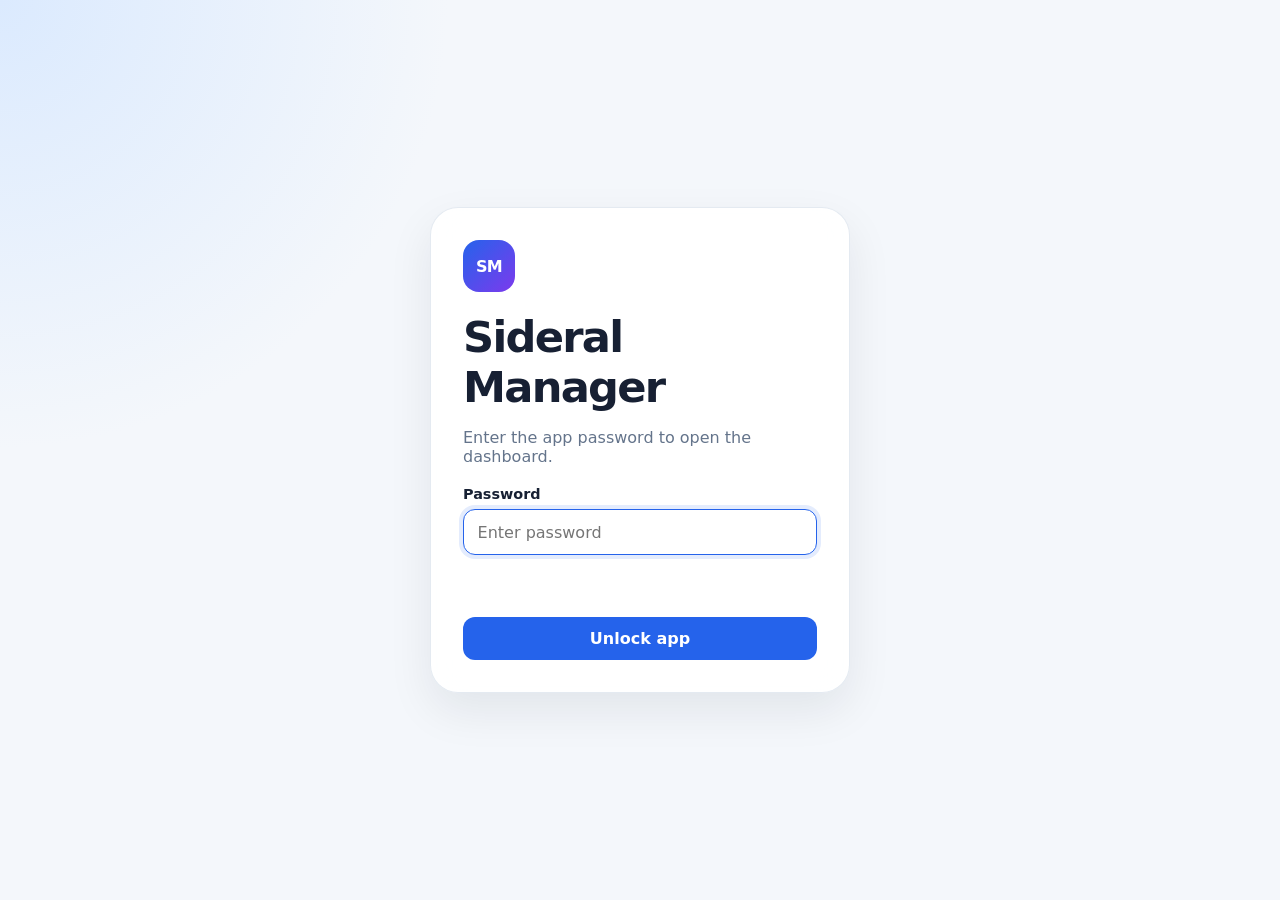
<file: index.html>
<!doctype html>
<html lang="en">
  <head>
    <meta charset="utf-8" />
    <meta name="viewport" content="width=device-width, initial-scale=1" />
    <title>Sideral Manager</title>
    <meta
      name="description"
      content="Static dashboard frontend for the Sideral Manager FastAPI backend."
    />
    <link rel="stylesheet" href="styles.css" />
  </head>
  <body>
    <div id="login-view" class="login-shell" aria-live="polite">
      <form id="login-form" class="login-card">
        <div class="brand-mark">SM</div>
        <h1>Sideral Manager</h1>
        <p class="muted">Enter the app password to open the dashboard.</p>

        <label for="password-input">Password</label>
        <input
          id="password-input"
          type="password"
          autocomplete="current-password"
          placeholder="Enter password"
          required
        />
        <p id="login-error" class="form-error" role="alert"></p>
        <button type="submit" class="button button-primary full-width">Unlock app</button>
      </form>
    </div>

    <div id="app-view" class="app-shell hidden">
      <header class="app-header">
        <div>
          <p class="eyebrow">Internal dashboard</p>
          <h1>Sideral Manager</h1>
        </div>
        <div class="header-actions">
          <button id="refresh-button" class="button button-secondary" type="button">Refresh</button>
          <button id="logout-button" class="button button-danger" type="button">Logout</button>
        </div>
      </header>

      <main>
        <div id="global-error" class="alert hidden" role="alert"></div>

        <section class="dashboard-grid" aria-label="Sideral Manager dashboard">
          <article class="panel" aria-labelledby="clients-heading">
            <div class="panel-header">
              <div>
                <p class="eyebrow">Step 1</p>
                <h2 id="clients-heading">Clients</h2>
              </div>
              <span id="clients-count" class="pill">0</span>
            </div>

            <form id="client-form" class="compact-form">
              <input name="name" placeholder="Client name" required />
              <input name="address" placeholder="Address optional" />
              <button class="button button-primary" type="submit">Add client</button>
            </form>

            <div id="clients-status" class="status-text"></div>
            <div id="clients-list" class="item-list"></div>
          </article>

          <article class="panel" aria-labelledby="jobs-heading">
            <div class="panel-header">
              <div>
                <p class="eyebrow">Step 2</p>
                <h2 id="jobs-heading">Jobs</h2>
              </div>
              <span id="jobs-count" class="pill">0</span>
            </div>

            <form id="job-form" class="compact-form disabled-section">
              <input name="title" placeholder="Job title" required />
              <textarea name="description" placeholder="Description optional" rows="2"></textarea>
              <input name="status" placeholder="Status" required />
              <button class="button button-primary" type="submit">Add job</button>
            </form>

            <div id="jobs-status" class="status-text">Select a client to see jobs.</div>
            <div id="jobs-list" class="item-list"></div>
          </article>

          <article class="panel details-panel" aria-labelledby="entries-heading">
            <div class="panel-header">
              <div>
                <p class="eyebrow">Step 3</p>
                <h2 id="entries-heading">Entries</h2>
              </div>
            </div>

            <section id="job-details" class="detail-card empty-state">
              Select a job to see details, work entries, and supply entries.
            </section>

            <section class="entry-section">
              <div class="section-heading">
                <h3>Work entries</h3>
              </div>
              <form id="work-entry-form" class="compact-form two-column disabled-section">
                <input name="date" type="date" required />
                <input name="title" placeholder="Title" required />
                <input name="num_workers" type="number" min="0" step="1" placeholder="Workers" />
                <input name="hours_per_worker" type="number" min="0" step="0.25" placeholder="Hours / worker" />
                <input name="location" placeholder="Location" />
                <textarea name="description" placeholder="Description optional" rows="2"></textarea>
                <button class="button button-primary" type="submit">Add work</button>
              </form>
              <div id="work-status" class="status-text"></div>
              <div id="work-entries" class="table-wrap"></div>
            </section>

            <section class="entry-section">
              <div class="section-heading">
                <h3>Supply entries</h3>
              </div>
              <form id="supply-entry-form" class="compact-form two-column disabled-section">
                <input name="date" type="date" required />
                <input name="supplier" placeholder="Supplier" required />
                <input name="reference" placeholder="Reference" />
                <input name="total_amount" type="number" min="0" step="0.01" placeholder="Total amount" />
                <button class="button button-primary" type="submit">Add supply</button>
              </form>
              <div id="supply-status" class="status-text"></div>
              <div id="supply-entries" class="table-wrap"></div>
            </section>
          </article>
        </section>
      </main>
    </div>

    <script src="app.js" defer></script>
  </body>
</html>
</file>
<file: styles.css>
:root {
  --bg: #f4f7fb;
  --surface: #ffffff;
  --surface-soft: #f8fafc;
  --text: #172033;
  --muted: #64748b;
  --border: #e2e8f0;
  --primary: #2563eb;
  --primary-dark: #1d4ed8;
  --danger: #dc2626;
  --danger-soft: #fef2f2;
  --success-soft: #ecfdf5;
  --shadow: 0 18px 45px rgba(15, 23, 42, 0.08);
  --radius: 18px;
  --radius-sm: 12px;
  --font: Inter, ui-sans-serif, system-ui, -apple-system, BlinkMacSystemFont, "Segoe UI", sans-serif;
}

* {
  box-sizing: border-box;
}

body {
  margin: 0;
  min-height: 100vh;
  background: radial-gradient(circle at top left, #dbeafe 0, transparent 28rem), var(--bg);
  color: var(--text);
  font-family: var(--font);
}

button,
input,
textarea {
  font: inherit;
}

button {
  cursor: pointer;
}

.hidden {
  display: none !important;
}

.login-shell {
  min-height: 100vh;
  display: grid;
  place-items: center;
  padding: 1.5rem;
}

.login-card {
  width: min(100%, 420px);
  background: rgba(255, 255, 255, 0.92);
  backdrop-filter: blur(16px);
  border: 1px solid rgba(226, 232, 240, 0.9);
  border-radius: 28px;
  box-shadow: var(--shadow);
  padding: 2rem;
}

.brand-mark {
  width: 52px;
  height: 52px;
  display: grid;
  place-items: center;
  border-radius: 16px;
  background: linear-gradient(135deg, var(--primary), #7c3aed);
  color: white;
  font-weight: 800;
  letter-spacing: -0.05em;
}

.login-card h1,
.app-header h1,
.panel h2,
.section-heading h3 {
  margin: 0;
  letter-spacing: -0.04em;
}

.login-card h1 {
  margin-top: 1.25rem;
  font-size: clamp(2rem, 6vw, 2.7rem);
}

.muted,
.status-text,
.empty-state {
  color: var(--muted);
}

label {
  display: block;
  margin: 1.25rem 0 0.45rem;
  font-weight: 700;
  font-size: 0.9rem;
}

input,
textarea {
  width: 100%;
  border: 1px solid var(--border);
  border-radius: var(--radius-sm);
  background: var(--surface);
  color: var(--text);
  padding: 0.78rem 0.85rem;
  outline: none;
  transition: border-color 160ms ease, box-shadow 160ms ease;
}

input:focus,
textarea:focus {
  border-color: var(--primary);
  box-shadow: 0 0 0 4px rgba(37, 99, 235, 0.12);
}

textarea {
  resize: vertical;
}

.button {
  border: 0;
  border-radius: var(--radius-sm);
  padding: 0.75rem 1rem;
  font-weight: 800;
  transition: transform 160ms ease, background-color 160ms ease, opacity 160ms ease;
}

.button:hover {
  transform: translateY(-1px);
}

.button:disabled {
  cursor: not-allowed;
  opacity: 0.55;
  transform: none;
}

.button-primary {
  background: var(--primary);
  color: white;
}

.button-primary:hover {
  background: var(--primary-dark);
}

.button-secondary {
  background: var(--surface);
  color: var(--text);
  border: 1px solid var(--border);
}

.button-danger {
  background: var(--danger-soft);
  color: var(--danger);
}

.button-small {
  padding: 0.45rem 0.65rem;
  font-size: 0.78rem;
}

.full-width {
  width: 100%;
  margin-top: 0.8rem;
}

.form-error {
  min-height: 1.25rem;
  color: var(--danger);
  font-weight: 700;
  font-size: 0.9rem;
}

.app-shell {
  width: min(1600px, 100%);
  margin: 0 auto;
  padding: 1.25rem;
}

.app-header {
  display: flex;
  align-items: center;
  justify-content: space-between;
  gap: 1rem;
  margin-bottom: 1.25rem;
}

.app-header h1 {
  font-size: clamp(1.9rem, 4vw, 3rem);
}

.header-actions {
  display: flex;
  gap: 0.75rem;
  flex-wrap: wrap;
  justify-content: flex-end;
}

.eyebrow {
  margin: 0 0 0.25rem;
  color: var(--primary);
  font-size: 0.72rem;
  font-weight: 900;
  letter-spacing: 0.11em;
  text-transform: uppercase;
}

.alert {
  margin-bottom: 1rem;
  border: 1px solid #fecaca;
  background: var(--danger-soft);
  color: #991b1b;
  border-radius: var(--radius-sm);
  padding: 0.85rem 1rem;
  font-weight: 700;
}

.dashboard-grid {
  display: grid;
  grid-template-columns: minmax(250px, 0.8fr) minmax(280px, 1fr) minmax(380px, 1.55fr);
  gap: 1rem;
  align-items: start;
}

.panel {
  background: rgba(255, 255, 255, 0.94);
  border: 1px solid rgba(226, 232, 240, 0.9);
  border-radius: var(--radius);
  box-shadow: var(--shadow);
  padding: 1rem;
  min-width: 0;
}

.panel-header,
.section-heading {
  display: flex;
  align-items: center;
  justify-content: space-between;
  gap: 0.75rem;
  margin-bottom: 1rem;
}

.pill {
  display: inline-flex;
  align-items: center;
  justify-content: center;
  min-width: 2rem;
  height: 2rem;
  border-radius: 999px;
  background: #eef2ff;
  color: #3730a3;
  font-size: 0.85rem;
  font-weight: 900;
}

.compact-form {
  display: grid;
  gap: 0.6rem;
  padding: 0.8rem;
  border: 1px solid var(--border);
  border-radius: var(--radius-sm);
  background: var(--surface-soft);
  margin-bottom: 1rem;
}

.compact-form.two-column {
  grid-template-columns: repeat(2, minmax(0, 1fr));
}

.compact-form.two-column textarea,
.compact-form.two-column button {
  grid-column: 1 / -1;
}

.disabled-section {
  opacity: 0.55;
  pointer-events: none;
}

.item-list {
  display: grid;
  gap: 0.65rem;
}

.item-card {
  width: 100%;
  text-align: left;
  border: 1px solid var(--border);
  border-radius: var(--radius-sm);
  background: var(--surface);
  padding: 0.8rem;
  transition: border-color 160ms ease, box-shadow 160ms ease, transform 160ms ease;
}

.item-card:hover {
  border-color: #bfdbfe;
  box-shadow: 0 10px 24px rgba(15, 23, 42, 0.06);
  transform: translateY(-1px);
}

.item-card.selected {
  border-color: var(--primary);
  box-shadow: 0 0 0 4px rgba(37, 99, 235, 0.12);
}

.item-title-row {
  display: flex;
  align-items: flex-start;
  justify-content: space-between;
  gap: 0.75rem;
}

.item-title {
  margin: 0;
  font-weight: 900;
}

.item-meta {
  margin: 0.35rem 0 0;
  color: var(--muted);
  font-size: 0.9rem;
  line-height: 1.35;
}

.card-actions {
  display: flex;
  gap: 0.35rem;
  flex-wrap: wrap;
  justify-content: flex-end;
  margin-top: 0.7rem;
}

.detail-card {
  border: 1px solid var(--border);
  border-radius: var(--radius-sm);
  background: var(--surface-soft);
  padding: 1rem;
  margin-bottom: 1rem;
}

.detail-card dl {
  display: grid;
  grid-template-columns: 7rem 1fr;
  gap: 0.45rem 0.75rem;
  margin: 0;
}

.detail-card dt {
  color: var(--muted);
  font-weight: 800;
}

.detail-card dd {
  margin: 0;
}

.entry-section + .entry-section {
  margin-top: 1.25rem;
}

.table-wrap {
  overflow-x: auto;
}

table {
  width: 100%;
  border-collapse: collapse;
  min-width: 620px;
  background: var(--surface);
  border-radius: var(--radius-sm);
  overflow: hidden;
  border: 1px solid var(--border);
}

th,
td {
  padding: 0.7rem 0.75rem;
  text-align: left;
  border-bottom: 1px solid var(--border);
  vertical-align: top;
}

th {
  background: #f8fafc;
  color: #334155;
  font-size: 0.78rem;
  text-transform: uppercase;
  letter-spacing: 0.06em;
}

tr:last-child td {
  border-bottom: 0;
}

.status-text {
  font-size: 0.92rem;
  margin-bottom: 0.75rem;
}

.empty-state {
  display: grid;
  place-items: center;
  min-height: 92px;
  text-align: center;
  line-height: 1.4;
}

@media (max-width: 1100px) {
  .dashboard-grid {
    grid-template-columns: 1fr 1fr;
  }

  .details-panel {
    grid-column: 1 / -1;
  }
}

@media (max-width: 760px) {
  .app-shell {
    padding: 0.8rem;
  }

  .app-header {
    align-items: flex-start;
    flex-direction: column;
  }

  .header-actions,
  .header-actions .button {
    width: 100%;
  }

  .dashboard-grid,
  .compact-form.two-column {
    grid-template-columns: 1fr;
  }

  .compact-form.two-column textarea,
  .compact-form.two-column button {
    grid-column: auto;
  }

  .login-card {
    padding: 1.4rem;
  }
}

.plain-card-button {
  display: block;
  width: 100%;
  border: 0;
  background: transparent;
  color: inherit;
  padding: 0;
  text-align: left;
}
</file>
